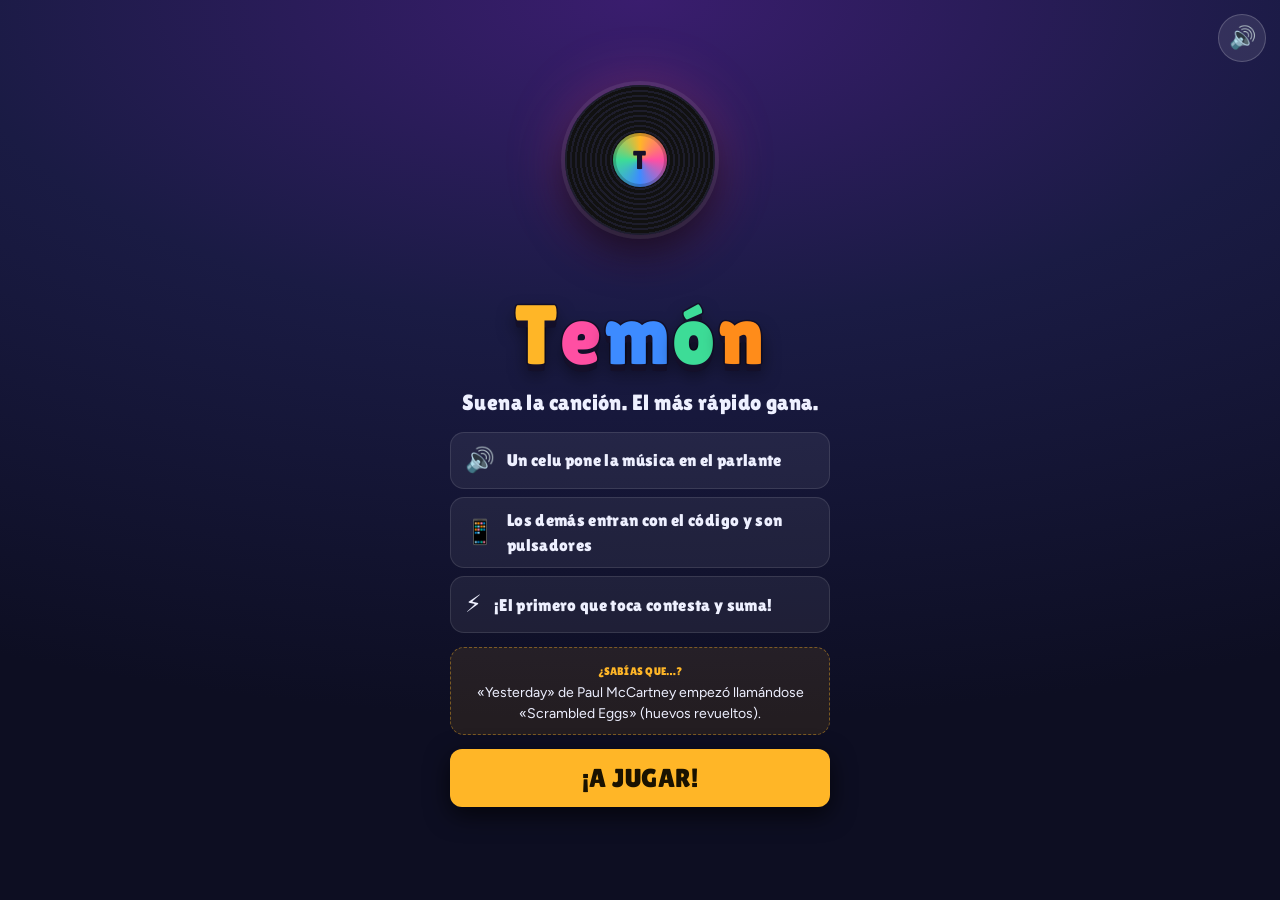
<file: index.html>
<!doctype html>
<html lang="es">
<head>
<meta charset="utf-8">
<meta name="viewport" content="width=device-width,initial-scale=1,viewport-fit=cover">
<meta name="theme-color" content="#12142b">
<meta name="description" content="Concurso de adivinar música: un móvil pone la música y los demás son pulsadores.">
<title>Temón</title>
<link rel="manifest" href="manifest.webmanifest">
<link rel="icon" href="icon.svg" type="image/svg+xml">
<link rel="apple-touch-icon" href="icon-192.png">
<link rel="preconnect" href="https://fonts.googleapis.com">
<link rel="stylesheet" href="https://fonts.googleapis.com/css2?family=Bricolage+Grotesque:opsz,wght@12..96,500;12..96,800&family=Lilita+One&family=Figtree:wght@400;600;700&display=swap">
<link rel="stylesheet" href="style.css">
<style>
  body { margin: 0; padding-top: env(safe-area-inset-top, 0px); padding-bottom: env(safe-area-inset-bottom, 0px); }
</style>
</head>
<body>
<!-- Presentación al abrir la app -->
<div id="intro" class="intro" role="dialog" aria-label="Bienvenida a Temón">
  <div class="inotes" aria-hidden="true"></div>
  <button id="introSnd" class="isnd" type="button">🔊</button>
  <div class="icenter">
    <div class="ivinyl" aria-hidden="true"><div class="ilabel">T</div></div>
    <div class="ieq" aria-hidden="true"><i></i><i></i><i></i><i></i><i></i><i></i><i></i></div>
    <h1 class="ititle" aria-label="Temón"><span>T</span><span>e</span><span>m</span><span>ó</span><span>n</span></h1>
    <p class="itag">Suena la canción. El más rápido gana.</p>
    <ol class="isteps">
      <li><b>🔊</b><span>Un celu pone la música en el parlante</span></li>
      <li><b>📱</b><span>Los demás entran con el código y son pulsadores</span></li>
      <li><b>⚡</b><span>¡El primero que toca contesta y suma!</span></li>
    </ol>
    <div class="ifact"><small>¿Sabías que…?</small><p id="introFact"></p></div>
    <button id="introGo" class="primary igo">¡A jugar!</button>
    <p id="introSkip" class="iskip" hidden>Tocá para saltar</p>
  </div>
</div>
<script>
  // Si entrás por el QR de una sala (o en pruebas) no se muestra.
  (function () { var q = new URLSearchParams(location.search); if (q.get("sala") || q.has("broker")) document.getElementById("intro").remove(); })();
</script>
<div class="wrap">
  <header class="brand">
    <div class="disc" aria-hidden="true"></div>
    <div>
      <h1>Temón</h1>
      <p class="muted">Suena la canción, el primero que pulsa contesta.</p>
    </div>
  </header>

  <!-- Inicio -->
  <section id="start" class="panel">
    <label for="name">Tu nombre
      <input id="name" type="text" maxlength="16" autocomplete="nickname" placeholder="Ej. Lucía">
    </label>
    <label for="code">Código de la sala
      <input id="code" class="codein" type="text" maxlength="4" autocomplete="off" autocapitalize="characters" placeholder="ABCD">
    </label>
    <button id="joinPlayer" class="primary">Entrar a jugar</button>
    <p id="startErr" class="err" hidden></p>
    <hr style="border:0;border-top:1px solid var(--line);width:100%;margin:4px 0">
    <p id="shareNote" class="okmsg" hidden>🎶 Recibí una playlist de Spotify. Crea la sala y se usa sola.</p>
    <button id="joinHost">Crear sala (soy el anfitrión)</button>
    <button id="joinSolo" class="solobtn">🤖 Jugar solo contra la compu</button>
    <button id="joinOnline" class="onlinebtn">🌐 Buscar partida online</button>
    <p class="tip">El anfitrión es el móvil conectado al parlante. Crea la sala y los demás entran con el código o escaneando el QR.</p>
  </section>

  <p class="ver" id="appVer">Temón · versión 38</p>

  <!-- Jugador -->
  <section id="player" hidden>
    <div class="wrap" style="padding:0">
      <div id="pDeck" class="small"></div>
      <div class="stage">
        <div id="pMascot" class="mascot" aria-hidden="true"></div>
        <span id="pPill" class="pill">Conectando</span>
        <p id="pBig" class="big">Conectando a la sala…</p>
        <p id="pSmall" class="muted"></p>
        <p id="pTimer" class="timer" hidden></p>
        <p id="pRule" class="rule"></p>
      </div>
      <div id="pReveal" class="reveal" hidden></div>
      <div id="pOpts" class="opts" hidden></div>
      <button id="buzz" class="buzzer" disabled>¡YA!</button>
      <div class="panel yearpick" id="pYear" hidden>
        <p class="eyebrow">¿De qué año es la canción?</p>
        <div class="counter" id="yCounter" aria-live="polite"></div>
        <input id="yRange" type="range" min="1950" max="2026" value="1990" aria-label="Año">
        <div class="row">
          <button id="yMinus10" class="ghost">−10</button><button id="yMinus" class="ghost">−1</button>
          <button id="yPlus" class="ghost">+1</button><button id="yPlus10" class="ghost">+10</button>
        </div>
        <button id="ySend" class="primary">Fijar este año</button>
        <p id="yMsg" class="tip"></p>
      </div>
      <div class="panel final" id="pFinal" hidden><h2>🏆 Podio</h2><div class="podium"></div><ul class="rest"></ul></div>
      <div class="panel" id="pResults" hidden><h2 id="pResTitle">Resultados</h2><ul class="scores" id="pResList"></ul></div>
      <button id="retry" class="ghost" hidden>Volver a conectar</button>
      <button id="leavePlayer" class="ghost">Cambiar de sala o de nombre</button>
      <div class="panel">
        <h2>Marcador</h2>
        <ul id="pScores" class="scores"></ul>
      </div>
    </div>
  </section>

  <!-- Anfitrión -->
  <section id="host" hidden>
    <div class="wrap" style="padding:0">
      <button type="button" class="roombar" id="roomBar" hidden><span class="rb-code" id="roomBarCode">····</span><span class="rb-n" id="roomBarN"></span><span class="rb-qr">📱 Ver QR</span></button>
      <div class="panel roompanel" id="roomPanel">
        <p class="eyebrow">Código de la sala</p>
        <div class="share">
          <div id="qr" class="qr" aria-label="Código QR para entrar a la sala"></div>
          <div class="info">
            <p id="roomCode" class="code">····</p>
            <p id="joinLink" class="link"></p>
            <button id="copyLink" class="ghost">Copiar enlace</button>
            <button id="speakerBtn" class="ghost">🔊 Conectar parlante</button>
          </div>
        </div>
        <p id="hostErr" class="err" hidden></p>
      </div>

      <div id="hDeck"></div>
      <div id="ytBox" class="ytbox" hidden></div>
      <div class="stage">
        <div id="hMascot" class="mascot" aria-hidden="true"></div>
        <span id="hPill" class="pill">Sala abierta</span>
        <p id="hBig" class="big">Esperando jugadores</p>
        <p id="hSmall" class="muted"></p>
        <p id="hTimer" class="timer" hidden></p>
        <p id="hRule" class="rule"></p>
      </div>
      <div id="botRow" class="botrow" hidden></div>
      <p id="hCut" class="cut" hidden></p>
      <p id="hNext" class="cut next" hidden></p>
      <div class="panel cuecard" id="hCue" hidden>
        <p class="eyebrow">🤫 Solo para tus ojos</p>
        <p class="cueT" id="cueTitle"></p>
        <p class="cueA" id="cueArtist"></p>
        <div class="row" id="cueLinks">
          <a id="cueSp" class="btn ytm" target="_blank" rel="noopener">Abrir en YouTube Music</a>
          <a id="cueYt" class="btn yt" target="_blank" rel="noopener">Abrir en YouTube</a>
        </div>
        <p class="tip" id="cueBack"><strong>Dale play y vuelve a Temón: la ronda arranca sola.</strong></p>
        <p id="cueTip" class="tip"></p>
        <button id="cueGo" class="primary go">▶ Ya suena</button>
        <button id="cueSwap" class="ghost">No la encuentro: otra canción</button>
      </div>
      <div id="hReveal" class="reveal" hidden></div>
      <div id="hOpts" class="opts host" hidden></div>
      <div class="transport" id="transport" hidden>
        <button id="tPlay" type="button" aria-label="Reproducir o pausar"><span class="ic">▶</span><span>Play</span></button>
        <button id="tStop" type="button" aria-label="Parar"><span class="ic">■</span><span>Stop</span></button>
        <button id="tReplay" type="button" aria-label="Repetir"><span class="ic">↺</span><span>Repetir</span></button>
        <button id="tNext" type="button" aria-label="Siguiente canción"><span class="ic">⏭</span><span>Siguiente</span></button>
      </div>
      <button id="revealBtn" class="ghost" hidden>Nadie acierta: mostrar la respuesta</button>

      <div class="panel wizard" id="hRoundPanel">
        <nav class="wzbar" id="wzBar" aria-label="Armar la partida">
          <button type="button" class="wztab" data-step="0"><span>🎵</span>Música</button>
          <button type="button" class="wztab" data-step="1"><span>🎮</span>Modo</button>
          <button type="button" class="wztab" data-step="2"><span>🃏</span>Desafío</button>
          <button type="button" class="wztab" data-step="3"><span>⚔️</span>Rivales</button>
          <button type="button" class="wztab" data-step="4"><span>▶️</span>Play</button>
        </nav>
        <div class="wzstep" data-step="0">
          <h3 class="step"><span>1</span>¿De dónde sale la música?</h3>
          <div class="sources" id="sources"></div>
          <p id="srcTip" class="tip"></p>
          <div id="ytRow" hidden>
            <label class="check" for="ytOn"><input id="ytOn" type="checkbox" checked> ▶️ Que suene dentro de Temón (YouTube)</label>
            <p id="ytNote" class="tip"></p>
          </div>
        </div>
        <div class="wzstep" data-step="1">
          <h3 class="step"><span>2</span>Modo de juego</h3>
          <div class="modes" id="modes"></div>
          <p id="modeTip" class="tip" hidden></p>
        </div>
        <div class="wzstep" data-step="2">
          <h3 class="step"><span>3</span>Elegí el desafío <small class="swipehint">deslizá ↔</small></h3>
          <div class="chdeck" id="chCards"></div>
          <div class="chdots" id="chDots" aria-hidden="true"></div>
          <div class="chdetail" id="chDetail"><span class="ic" id="chDetailIc"></span><div><p class="n" id="chDetailN"></p><p class="d" id="chDetailD"></p></div></div>
          <p class="eyebrow kindslbl">¿Qué hay que adivinar?</p>
          <div class="kinds" id="kinds"></div>
        </div>
        <div class="wzstep" data-step="3">
          <h3 class="step"><span>4</span><b id="vsTitle">Contra quién jugás</b></h3>
          <div class="vs" id="vsBox"></div>
          <p class="tip" id="vsTip"></p>
        </div>
        <div class="wzstep ready" data-step="4">
          <p class="readyq">¿Listos?</p>
          <div class="readyic" id="readyIc">🎵</div>
          <p class="readytxt" id="readyTxt"></p>
          <p class="tip" id="readySub"></p>
          <button type="button" id="playBtn" class="playbtn">▶ PLAY</button>
        </div>
        <div class="wznav">
          <button type="button" id="wzBack" class="ghost">← Atrás</button>
          <button type="button" id="wzNext" class="primary">Siguiente →</button>
        </div>
        <button id="openRound" class="primary go">Abrir ronda</button>
        <p id="manualTip" class="tip">Pon la canción en YouTube Music (o donde quieras) y pulsa “Abrir ronda”. Cuando alguien pulse sonará una bocina: pausa la música y que conteste en voz alta. En modo manual los cortes los haces tú: un pitido doble te avisa cuándo parar.</p>
        <p id="deckTip" class="tip" hidden>Al abrir la ronda te muestro qué canción poner. La buscas, le das play y vuelves a Temón: la ronda arranca sola. Cuando alguien pulse, pausa la música.</p>
        <p id="spTip" class="tip" hidden>Al abrir la ronda suena una canción al azar de tu playlist. Se pausa sola cuando alguien pulsa.</p>
        <p id="roundErr" class="err" hidden></p>
      </div>

      <div class="panel" id="hJudge" hidden>
        <p class="eyebrow">Turno de respuesta</p>
        <ul id="hQueue" class="queue"></ul>
        <div class="row">
          <button id="right" class="ok">Correcto</button>
          <button id="wrong" class="bad">Incorrecto</button>
        </div>
        <button id="skip" class="ghost">Nadie acierta, siguiente canción</button>
      </div>

      <div class="panel" id="hYear" hidden>
        <p class="eyebrow">Año exacto</p>
        <p id="hYearInfo" class="tip"></p>
        <div id="hYearJudge" hidden>
          <label for="yearIn">¿De qué año es la canción?
            <input id="yearIn" type="number" inputmode="numeric" min="1900" max="2030" placeholder="Ej. 1987">
          </label>
          <button id="scoreYear" class="primary" style="margin-top:10px">Puntuar</button>
        </div>
        <button id="closeGuess" class="ghost">Cerrar y ver resultados</button>
      </div>
      <div class="panel final" id="hFinal" hidden><h2>🏆 Podio</h2><div class="podium"></div><ul class="rest"></ul>
        <button id="rematch" class="primary go">🔁 Revancha (nuevo juego)</button></div>
      <div class="panel" id="hResults" hidden><h2 id="hResTitle">Resultados</h2><ul class="scores" id="hResList"></ul></div>

      <div class="panel">
        <h2>Marcador</h2>
        <ul id="hScores" class="scores"></ul>
        <p class="eyebrow">Fin de la partida</p>
        <div class="chips" id="goals"></div>
        <label class="check" for="penalty"><input id="penalty" type="checkbox"> Restar 1 punto por fallo</label>
        <label class="check" for="autoNext"><input id="autoNext" type="checkbox" checked> Pasar sola a la siguiente (30 s por canción)</label>
        <button id="resetScores" class="newgame">🆕 Nuevo juego</button>
        <div id="resetConfirm" class="row" hidden>
          <p class="tip" style="flex-basis:100%">Se borran los puntos, las rondas y las canciones ya jugadas. Los jugadores siguen en la sala.</p>
          <button id="resetYes" class="bad">Sí, empezar de cero</button>
          <button id="resetNo" class="ghost">Cancelar</button>
        </div>
        <button id="closeRoom" class="ghost">Cerrar sala y volver al inicio</button>
        <div id="closeConfirm" class="row" hidden>
          <button id="closeYes" class="bad">Sí, cerrar la sala</button>
          <button id="closeNo" class="ghost">Cancelar</button>
        </div>
      </div>

      <details class="panel" id="spPanel" hidden>
        <summary>Música automática con Spotify (opcional)</summary>
        <div id="spOff">
          <p id="spEasy" class="tip" hidden>Inicia sesión con tu cuenta de Spotify Premium y elige una playlist tuya. La música sonará en la app de Spotify de este móvil.</p>
          <div id="spSetup">
          <ol class="steps">
            <li>Necesitas <strong>Spotify Premium</strong>.</li>
            <li>Entra en <a href="https://developer.spotify.com/dashboard" target="_blank" rel="noopener">developer.spotify.com/dashboard</a> y crea una app (“Create app”).</li>
            <li>En <strong>Redirect URI</strong> pega exactamente: <code id="redirectUri"></code></li>
            <li>Marca <strong>Web API</strong>, guarda y copia el <strong>Client ID</strong> aquí abajo.</li>
          </ol>
          <label for="spClient" style="margin-top:12px">Client ID
            <input id="spClient" type="text" autocomplete="off" spellcheck="false" placeholder="32 letras y números">
          </label>
          </div>
          <button id="spConnect" class="primary" style="margin-top:10px">Conectar Spotify</button>
        </div>
        <div id="spOn" hidden>
          <p class="okmsg" id="spWho">Spotify conectado</p>
          <label for="spPlaylist" style="margin-top:10px">Playlist para el juego
            <select id="spPlaylist"><option value="">Cargando playlists…</option></select>
          </label>
          <p id="spCount" class="tip" style="margin-top:6px"></p>
          <p class="tip" style="margin-top:6px">Ten la app de Spotify abierta en este móvil (con el parlante). Solo salen las playlists que son tuyas o colaborativas.</p>
          <div class="row" style="margin-top:10px">
            <button id="spUse" class="primary">Usar esta playlist</button>
            <button id="spManual" class="ghost">Volver a los mazos de Temón</button>
          </div>
          <div class="linkbox">
            <label for="spLink">¿La playlist no es tuya? Pega su link
              <input id="spLink" type="text" autocomplete="off" spellcheck="false" placeholder="https://open.spotify.com/playlist/…">
            </label>
            <p class="tip">En Spotify: ⋯ → Compartir → Copiar enlace. Funciona con cualquier playlist; Temón la pone en aleatorio y ve qué canción suena.</p>
            <p class="tip">Más fácil en Android: instala Temón (menú ⋮ de Chrome → “Instalar app”) y en Spotify elige Compartir → Temón.</p>
            <button id="spLinkUse" class="primary">Usar este link</button>
          </div>
          <button id="spLogout" class="ghost" style="margin-top:10px">Desconectar Spotify</button>
        </div>
        <p id="spErr" class="err" hidden></p>
      </details>
    </div>
  </section>
</div>

<script src="vendor/paho-mqtt-min.js"></script>
<script src="net.js"></script>
<script src="vendor/qrcode.js"></script>
<script src="spotify.js"></script>
<script src="cassette.js"></script>
<script src="decks.js"></script>
<script src="videos.js"></script>
<script src="yt.js"></script>
<script src="fx.js"></script>
<script src="bots.js"></script>
<script src="app.js"></script>
<script src="intro.js"></script>
<script>
  if ("serviceWorker" in navigator && location.protocol === "https:") navigator.serviceWorker.register("sw.js").catch(() => {});
</script>
</body>
</html>
</file>
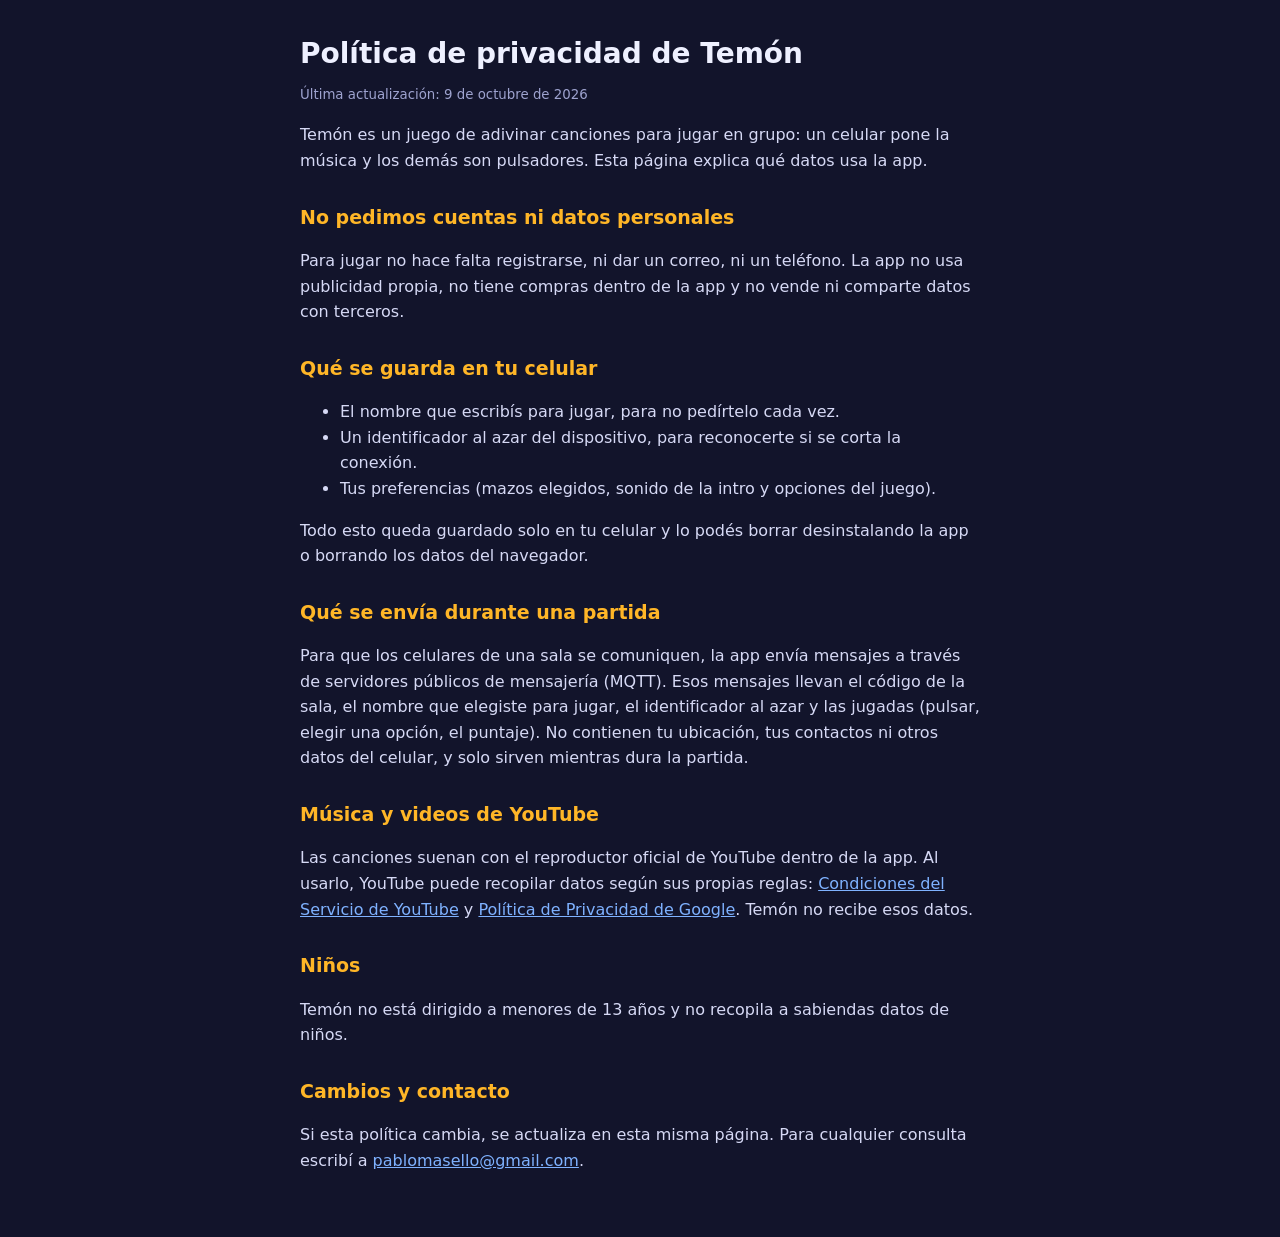
<file: privacidad.html>
<!doctype html>
<html lang="es">
<head>
<meta charset="utf-8">
<meta name="viewport" content="width=device-width,initial-scale=1">
<title>Temón · Política de privacidad</title>
<style>
  body { margin: 0; background: #12142b; color: #eef0ff; font: 16px/1.6 system-ui, -apple-system, "Segoe UI", sans-serif; }
  main { max-width: 680px; margin: 0 auto; padding: 32px 16px 48px; }
  h1 { font-size: 28px; margin: 0 0 4px; } h2 { font-size: 19px; margin: 28px 0 6px; color: #ffb627; }
  p, li { color: #d6d9f5; } a { color: #7fb2ff; } small { color: #9ea3cf; }
</style>
</head>
<body>
<main>
  <h1>Política de privacidad de Temón</h1>
  <small>Última actualización: 9 de octubre de 2026</small>

  <p>Temón es un juego de adivinar canciones para jugar en grupo: un celular pone la música y los demás son pulsadores. Esta página explica qué datos usa la app.</p>

  <h2>No pedimos cuentas ni datos personales</h2>
  <p>Para jugar no hace falta registrarse, ni dar un correo, ni un teléfono. La app no usa publicidad propia, no tiene compras dentro de la app y no vende ni comparte datos con terceros.</p>

  <h2>Qué se guarda en tu celular</h2>
  <ul>
    <li>El nombre que escribís para jugar, para no pedírtelo cada vez.</li>
    <li>Un identificador al azar del dispositivo, para reconocerte si se corta la conexión.</li>
    <li>Tus preferencias (mazos elegidos, sonido de la intro y opciones del juego).</li>
  </ul>
  <p>Todo esto queda guardado solo en tu celular y lo podés borrar desinstalando la app o borrando los datos del navegador.</p>

  <h2>Qué se envía durante una partida</h2>
  <p>Para que los celulares de una sala se comuniquen, la app envía mensajes a través de servidores públicos de mensajería (MQTT). Esos mensajes llevan el código de la sala, el nombre que elegiste para jugar, el identificador al azar y las jugadas (pulsar, elegir una opción, el puntaje). No contienen tu ubicación, tus contactos ni otros datos del celular, y solo sirven mientras dura la partida.</p>

  <h2>Música y videos de YouTube</h2>
  <p>Las canciones suenan con el reproductor oficial de YouTube dentro de la app. Al usarlo, YouTube puede recopilar datos según sus propias reglas: <a href="https://www.youtube.com/t/terms">Condiciones del Servicio de YouTube</a> y <a href="https://policies.google.com/privacy">Política de Privacidad de Google</a>. Temón no recibe esos datos.</p>

  <h2>Niños</h2>
  <p>Temón no está dirigido a menores de 13 años y no recopila a sabiendas datos de niños.</p>

  <h2>Cambios y contacto</h2>
  <p>Si esta política cambia, se actualiza en esta misma página. Para cualquier consulta escribí a <a href="mailto:pablomasello@gmail.com">pablomasello@gmail.com</a>.</p>
</main>
</body>
</html>
</file>
<file: style.css>
/* Layout: one-column "plató de concurso" — the stage (status) above, the big buzzer or host desk below. Single dark stage look, chosen on purpose. */
:root {
  --bg: #12142b;          /* telón azul noche */
  --panel: #1c1f3d;
  --line: #2f3360;
  --fg: #eef0ff;
  --muted: #9ea3cf;
  --amber: #ffb627;       /* luz del pulsador */
  --amber-deep: #c77d00;
  --red: #ff5a4e;
  --green: #3ddc97;
  --display: "Bricolage Grotesque", "Arial Black", system-ui, sans-serif;
  --body: "Figtree", system-ui, -apple-system, "Segoe UI", sans-serif;
  color-scheme: dark;
}
[hidden] { display: none !important; }
html, body { height: 100%; }
body {
  background: radial-gradient(120% 70% at 50% 0%, #23275a 0%, var(--bg) 60%) fixed, var(--bg);
  color: var(--fg);
  font: 16px/1.45 var(--body);
  padding-inline: 16px;
}
.wrap { max-width: 520px; margin: 0 auto; padding-block: 20px 40px; display: flex; flex-direction: column; gap: 18px; min-height: 100%; box-sizing: border-box; }
h1, h2, .display { font-family: var(--display); letter-spacing: -0.01em; text-wrap: balance; margin: 0; }
h1 { font-size: clamp(30px, 8vw, 42px); font-weight: 800; line-height: 1; }
h2 { font-size: 20px; font-weight: 800; }
p { margin: 0; }
.eyebrow { font-size: 12px; text-transform: uppercase; letter-spacing: .12em; color: var(--muted); font-weight: 700; }
.muted { color: var(--muted); }
.brand { display: flex; align-items: center; gap: 12px; }
.disc { width: 44px; height: 44px; border-radius: 50%; flex: none;
  background: radial-gradient(circle, var(--amber) 0 18%, #0b0c1a 19% 22%, #22243f 23% 30%, #0b0c1a 31% 36%, #22243f 37% 46%, #0b0c1a 47% 100%);
  box-shadow: 0 0 0 2px var(--line); animation: spin 6s linear infinite; }
@keyframes spin { to { transform: rotate(360deg); } }
@media (prefers-reduced-motion: reduce) { .disc, .buzzer.live { animation: none !important; } }

.panel { background: var(--panel); border: 1px solid var(--line); border-radius: 16px; padding: 16px; display: flex; flex-direction: column; gap: 12px; }
.row { display: flex; gap: 10px; flex-wrap: wrap; }
.row > * { flex: 1 1 140px; }

button { font: 700 16px/1 var(--body); color: var(--fg); background: var(--line); border: 0; border-radius: 12px; padding: 14px 16px; cursor: pointer; min-height: 48px; }
button:hover:not(:disabled) { filter: brightness(1.15); }
button:focus-visible, input:focus-visible { outline: 3px solid var(--amber); outline-offset: 2px; }
button:disabled { opacity: .45; cursor: not-allowed; }
.primary { background: var(--amber); color: #1a1200; }
.ok { background: var(--green); color: #032015; }
.bad { background: var(--red); color: #2a0300; }
.ghost { background: transparent; border: 1px solid var(--line); color: var(--muted); }
input[type=text] { font: 600 18px var(--body); color: var(--fg); background: #0e1024; border: 1px solid var(--line); border-radius: 12px; padding: 14px; width: 100%; box-sizing: border-box; }
label { display: flex; flex-direction: column; gap: 6px; font-weight: 600; }

.chips { display: flex; gap: 8px; flex-wrap: wrap; }
.chip { flex: 0 0 auto; padding: 10px 14px; min-height: 0; border-radius: 999px; background: transparent; border: 1px solid var(--line); color: var(--muted); font-size: 15px; }
.chip[aria-pressed="true"] { background: var(--fg); color: var(--bg); border-color: var(--fg); }

.stage { text-align: center; display: flex; flex-direction: column; gap: 6px; align-items: center; padding-block: 8px; }
.stage .big { font-family: var(--display); font-weight: 800; font-size: clamp(26px, 7vw, 36px); line-height: 1.05; text-wrap: balance; }
.pill { display: inline-block; padding: 6px 12px; border-radius: 999px; font-weight: 700; font-size: 13px; letter-spacing: .06em; text-transform: uppercase; background: var(--line); color: var(--fg); }
.pill.open { background: var(--amber); color: #1a1200; }
.pill.ans { background: var(--red); color: #2a0300; }
.pill.rev { background: var(--green); color: #032015; }

.buzzer { align-self: center; width: min(72vw, 300px); aspect-ratio: 1; max-width: 100%; border-radius: 50%;
  font: 800 clamp(26px, 8vw, 40px)/1 var(--display); color: #2a1a00;
  background: radial-gradient(circle at 35% 30%, #ffe08a, var(--amber) 45%, var(--amber-deep) 100%);
  box-shadow: 0 14px 0 #7a4c00, 0 20px 40px rgba(0,0,0,.5), inset 0 -8px 20px rgba(0,0,0,.2);
  transition: transform .06s, box-shadow .06s; touch-action: manipulation; -webkit-user-select: none; user-select: none; }
.buzzer:active:not(:disabled), .buzzer.pressed { transform: translateY(10px); box-shadow: 0 4px 0 #7a4c00, 0 8px 20px rgba(0,0,0,.5); }
.buzzer:disabled { filter: grayscale(.85) brightness(.6); opacity: 1; }
.buzzer.live { animation: glow 1.2s ease-in-out infinite; }
@keyframes glow { 50% { box-shadow: 0 14px 0 #7a4c00, 0 0 60px rgba(255,182,39,.55), inset 0 -8px 20px rgba(0,0,0,.2); } }

.scores { list-style: none; margin: 0; padding: 0; display: flex; flex-direction: column; gap: 6px; }
.scores li { display: grid; grid-template-columns: 28px 1fr auto; gap: 10px; align-items: center; padding: 10px 12px; border-radius: 10px; background: #15183a; }
.scores li.me { outline: 2px solid var(--amber); }
.scores .pos { color: var(--muted); font-variant-numeric: tabular-nums; font-weight: 700; }
.scores .name { min-width: 0; overflow-wrap: anywhere; font-weight: 600; }
.scores .pts { font: 800 20px var(--display); font-variant-numeric: tabular-nums; }
.queue { list-style: none; margin: 0; padding: 0; display: flex; flex-direction: column; gap: 6px; }
.queue li { padding: 12px; border-radius: 10px; background: #15183a; font-weight: 700; display: flex; justify-content: space-between; gap: 8px; }
.queue li:first-child { background: var(--red); color: #2a0300; font-size: 20px; }
.notice { border: 1px dashed var(--line); border-radius: 12px; padding: 12px 14px; color: var(--muted); font-size: 14px; }
.notice strong { color: var(--fg); }
.tip { font-size: 14px; color: var(--muted); }
.check { flex-direction: row; align-items: center; gap: 10px; font-weight: 600; }
.check input { width: 22px; height: 22px; accent-color: var(--amber); }

/* ---- Versión web ---- */
html { background: var(--bg); }
.code { font: 800 clamp(40px, 14vw, 64px)/1 var(--display); letter-spacing: .12em; text-align: center; font-variant-numeric: tabular-nums; }
.share { display: grid; grid-template-columns: auto 1fr; gap: 16px; align-items: center; }
.share .qr { background: #fff; padding: 8px; border-radius: 10px; width: 132px; height: 132px; box-sizing: border-box; }
.share .qr img, .share .qr svg { width: 100%; height: 100%; display: block; }
.share .info { min-width: 0; display: flex; flex-direction: column; gap: 8px; }
.link { font-size: 13px; color: var(--muted); overflow-wrap: anywhere; }
@media (max-width: 380px) { .share { grid-template-columns: 1fr; justify-items: center; text-align: center; } }
input.codein { text-transform: uppercase; letter-spacing: .3em; text-align: center; font: 800 26px var(--display); }
select { font: 600 16px var(--body); color: var(--fg); background: #0e1024; border: 1px solid var(--line); border-radius: 12px; padding: 12px; width: 100%; }
details summary { cursor: pointer; font-weight: 700; }
details[open] summary { margin-bottom: 10px; }
ol.steps { margin: 0; padding-left: 20px; display: flex; flex-direction: column; gap: 6px; font-size: 14px; color: var(--muted); }
ol.steps strong, .tip strong { color: var(--fg); }
code { font-size: 13px; background: #0e1024; padding: 2px 6px; border-radius: 6px; overflow-wrap: anywhere; }
.reveal { text-align: center; display: flex; flex-direction: column; gap: 4px; align-items: center; }
.reveal img { width: 160px; height: 160px; border-radius: 10px; object-fit: cover; box-shadow: 0 10px 30px rgba(0,0,0,.4); }
.reveal .t { font: 800 22px/1.15 var(--display); text-wrap: balance; }
.err { color: var(--red); font-weight: 600; font-size: 14px; }
.okmsg { color: var(--green); font-weight: 600; font-size: 14px; }
.sublabel { font-size: 14px; font-weight: 600; color: var(--muted); margin-bottom: -4px; }
.timer { font: 800 44px/1 var(--display); font-variant-numeric: tabular-nums; color: var(--amber); }
.timer.low { color: var(--red); }

/* ---- Cassette ---- */
.deck { width: 100%; max-width: 320px; margin: 0 auto; perspective: 600px; }
.deck svg { width: 100%; height: auto; display: block; overflow: visible; filter: drop-shadow(0 14px 22px rgba(0,0,0,.45)); }
.deck .shell { fill: #262a4f; stroke: #3b4078; stroke-width: 2; }
.deck .screw { fill: #151833; stroke: #4a508c; stroke-width: 1.5; }
.deck .label { fill: var(--amber); transition: fill .3s; }
.deck .label-title { font: 800 19px var(--display); fill: #16120a; }
.deck .label-sub { font: 700 11.5px var(--body); fill: rgba(22,18,10,.75); letter-spacing: .02em; }
.deck .label-side { font: 800 20px var(--display); fill: rgba(22,18,10,.55); }
.deck .window-rim { fill: rgba(0,0,0,.22); }
.deck .window { fill: #0d0e1f; }
.deck .tape-wound { fill: #4a2f1c; stroke: #2b1a0e; stroke-width: 1; transition: r .25s linear; }
.deck .tape-line { stroke: #4a2f1c; stroke-width: 3; }
.deck .hub { fill: #e9e6dc; }
.deck .tooth, .deck .spoke { fill: #e9e6dc; }
.deck .hub-hole { fill: #0d0e1f; }
.deck .mouth { fill: #1d2042; stroke: #3b4078; stroke-width: 2; }
.deck .hole { fill: #0d0e1f; }
.deck .reel { transform-box: fill-box; transform-origin: center; animation: reelspin 1.4s linear infinite; animation-play-state: paused; }
.deck.playing .reel { animation-play-state: running; }
@keyframes reelspin { to { transform: rotate(-360deg); } }
.deck.inserting svg { animation: insert .75s cubic-bezier(.2,.9,.25,1.15) both; }
@keyframes insert { 0% { transform: translateY(-70px) rotateX(35deg); opacity: 0; } 70% { transform: translateY(5px) rotateX(0); opacity: 1; } 100% { transform: none; } }
.deck.flipping .label-g { transform-box: fill-box; transform-origin: center; animation: labelflip .45s ease-out; }
@keyframes labelflip { 0% { transform: scaleY(1); } 45% { transform: scaleY(.05); } 100% { transform: scaleY(1); } }
.deck.small { max-width: 220px; }
@media (prefers-reduced-motion: reduce) { .deck .reel, .deck.inserting svg, .deck.flipping .label-g { animation: none !important; } }

/* ---- Menú de desafíos: tarjetas tipo app ---- */
.step { display: flex; align-items: center; gap: 10px; font: 800 18px var(--display); margin-top: 6px; }
.step span { width: 28px; height: 28px; border-radius: 50%; display: grid; place-items: center; font-size: 15px; background: linear-gradient(135deg, #ffb627, #ff4fa3); color: #14102a; }
.chcards { display: grid; grid-template-columns: repeat(2, minmax(0, 1fr)); gap: 12px; }
.chcard { --c: var(--amber); position: relative; text-align: left; display: flex; flex-direction: column; align-items: flex-start; gap: 4px; padding: 14px 12px 12px; min-height: 150px; border-radius: 20px;
  color: #14102a; overflow: hidden; isolation: isolate;
  background: radial-gradient(120% 80% at 100% 0%, rgba(255,255,255,.45), transparent 55%), linear-gradient(150deg, var(--c), color-mix(in srgb, var(--c) 62%, #2a1060));
  box-shadow: 0 6px 0 color-mix(in srgb, var(--c) 45%, #0b0c1a), 0 12px 24px rgba(0,0,0,.35); transition: transform .15s cubic-bezier(.3,1.6,.5,1), box-shadow .15s, filter .2s; }
.chcard::after { content: ""; position: absolute; z-index: -1; right: -26px; bottom: -26px; width: 90px; height: 90px; border-radius: 50%; background: rgba(255,255,255,.18); }
.chcard .ic { font-size: 34px; line-height: 1; filter: drop-shadow(0 3px 0 rgba(0,0,0,.2)); }
.chcard .n { font: 800 17px/1.1 var(--display); margin-top: 4px; }
.chcard .d { font: 600 12.5px/1.3 var(--body); color: rgba(20,16,42,.78); }
.chcard .bdg { display: flex; flex-wrap: wrap; gap: 4px; margin-top: auto; padding-top: 6px; }
.chcard .bdg span { font: 800 11px var(--body); padding: 3px 8px; border-radius: 999px; background: rgba(20,16,42,.82); color: #fff; letter-spacing: .02em; }
.chcard .check, .mode .check { position: absolute; top: 10px; right: 10px; width: 26px; height: 26px; border-radius: 50%; display: grid; place-items: center;
  background: #fff; color: #14102a; font: 900 15px var(--body); transform: scale(0); transition: transform .2s cubic-bezier(.3,1.8,.5,1); box-shadow: 0 2px 6px rgba(0,0,0,.3); }
.chcards:has([aria-pressed="true"]) .chcard:not([aria-pressed="true"]) { filter: saturate(.7) brightness(.86); }
.chcard[aria-pressed="true"] { transform: translateY(-3px) scale(1.02); box-shadow: 0 0 0 3px #fff, 0 9px 0 color-mix(in srgb, var(--c) 45%, #0b0c1a), 0 16px 30px rgba(0,0,0,.45); }
.chcard[aria-pressed="true"] .check, .mode[aria-pressed="true"] .check { transform: scale(1); }
.chcard[aria-pressed="true"] .ic { animation: wiggle 1.6s ease-in-out infinite; }
.chcard.pop { animation: cardpop .35s cubic-bezier(.3,1.6,.5,1); }
.chcard:hover:not(:disabled) { filter: none; }
.chcard.wide { grid-column: 1 / -1; min-height: 0; display: grid; grid-template-columns: auto 1fr; column-gap: 12px; align-items: center; }
.chcard.rainbow { background: conic-gradient(from 0deg at 92% 50%, #ffb627, #ff4fa3, #b48cff, #4fd1ff, #3ddc97, #ffb627); }
.chcard.wide .ic { grid-row: 1 / 4; font-size: 40px; }
.chcard.wide .n, .chcard.wide .d, .chcard.wide .bdg { grid-column: 2; }
.chcard.rainbow[aria-pressed="true"] .ic { animation: spin 3s linear infinite; }
@keyframes wiggle { 0%, 100% { transform: rotate(0); } 10% { transform: rotate(-12deg) scale(1.1); } 20% { transform: rotate(10deg) scale(1.1); } 30% { transform: rotate(0); } }
@keyframes cardpop { 0% { transform: scale(.94); } 100% { transform: translateY(-3px) scale(1.02); } }
.chdetail { --c: var(--amber); display: flex; gap: 12px; align-items: center; padding: 12px 14px; border-radius: 16px; background: color-mix(in srgb, var(--c) 14%, #15183a); border: 1px solid color-mix(in srgb, var(--c) 50%, transparent); }
.chdetail .ic { font-size: 28px; }
.chdetail .n { font: 800 15px var(--display); color: var(--c); }
.chdetail .d { font-size: 14px; color: var(--fg); }

.modes { display: grid; grid-template-columns: repeat(2, minmax(0, 1fr)); gap: 12px; }
.mode { position: relative; text-align: left; display: flex; flex-direction: column; gap: 4px; padding: 14px 12px; min-height: 0; border-radius: 20px; background: #15183a; border: 2px solid var(--line); transition: transform .15s; }
.mode .mi { font-size: 28px; line-height: 1; }
.mode .n { font: 800 18px var(--display); color: var(--fg); }
.mode .d { font: 500 12.5px/1.3 var(--body); color: var(--muted); }
.mode.m-normal { --c: #3d8bff; } .mode.m-pro { --c: #ff4fa3; }
.mode[aria-pressed="true"] { border-color: transparent; background: linear-gradient(150deg, var(--c), color-mix(in srgb, var(--c) 60%, #2a1060)); transform: translateY(-2px); box-shadow: 0 0 0 3px #fff, 0 6px 0 color-mix(in srgb, var(--c) 45%, #000); }
.mode[aria-pressed="true"] .d { color: rgba(255,255,255,.9); }

.kinds { display: grid; grid-template-columns: repeat(4, minmax(0, 1fr)); gap: 8px; }
.kind { --k: #3d8bff; display: flex; flex-direction: column; align-items: center; gap: 2px; padding: 10px 4px 8px; min-height: 0; border-radius: 16px; background: #15183a; border: 2px solid var(--line); transition: transform .15s; }
.kind .km { width: 44px; height: 44px; }
.kind .km svg { width: 100%; height: 100%; display: block; }
.kind .kn { font: 800 13px var(--display); color: var(--fg); }
.kind .kp { font: 700 11px var(--body); color: var(--muted); }
.kind[aria-pressed="true"] { background: var(--k); border-color: #fff; transform: translateY(-2px); box-shadow: 0 5px 0 color-mix(in srgb, var(--k) 45%, #000); }
.kind[aria-pressed="true"] .kn, .kind[aria-pressed="true"] .kp { color: #fff; }
.kind[aria-pressed="true"] .km svg { animation: bob 1.1s ease-in-out infinite; transform-origin: 50% 100%; }

button.go { font: 800 20px var(--display); padding: 18px; border-radius: 18px; color: #14102a; background: linear-gradient(135deg, #ffd23f, #ffb627 40%, #ff8c1a);
  box-shadow: 0 6px 0 #b35c00, 0 14px 28px rgba(255,140,26,.35); animation: gopulse 2.2s ease-in-out infinite; }
button.go:active:not(:disabled) { transform: translateY(4px); box-shadow: 0 2px 0 #b35c00; }
@keyframes gopulse { 50% { box-shadow: 0 6px 0 #b35c00, 0 14px 40px rgba(255,182,39,.65); } }
@media (prefers-reduced-motion: reduce) { .chcard, .chcard .ic, .kind .km svg, button.go { animation: none !important; } }
.rule { font-size: 14px; color: var(--muted); text-align: center; text-wrap: balance; }

/* ---- Año exacto: contador de pletina ---- */
.counter { display: flex; justify-content: center; gap: 6px; }
.counter .dig { width: 54px; height: 76px; display: grid; place-items: center; border-radius: 8px;
  font: 800 48px/1 var(--display); font-variant-numeric: tabular-nums; color: #f4f1e6;
  background: linear-gradient(#0b0c1a 0 48%, #1b1e3c 52% 100%); box-shadow: inset 0 0 0 2px #3b4078, inset 0 -3px 0 rgba(0,0,0,.4); }
.counter .dig.bump { animation: roll .18s ease-out; }
@keyframes roll { from { transform: translateY(-10px); opacity: .3; } to { transform: none; opacity: 1; } }
.yearpick input[type=range] { width: 100%; accent-color: var(--amber); }
.yearpick .row > * { flex: 1 1 60px; }
.bigyear { font: 800 56px/1 var(--display); color: var(--amber); text-align: center; font-variant-numeric: tabular-nums; }
@media (prefers-reduced-motion: reduce) { .counter .dig.bump { animation: none; } }

/* ---- Estilo concurso: personajes, opciones, efectos ---- */
.stage { position: relative; isolation: isolate; }
.stage::before { content: ""; position: absolute; z-index: -1; left: 50%; top: 40px; width: 360px; height: 360px; translate: -50% -50%; border-radius: 50%;
  background: repeating-conic-gradient(rgba(255,255,255,.06) 0 10deg, transparent 10deg 20deg);
  mask: radial-gradient(circle, #000 30%, transparent 70%); -webkit-mask: radial-gradient(circle, #000 30%, transparent 70%); animation: spin 40s linear infinite; pointer-events: none; }
.mascot { width: 92px; height: 92px; }
.mascot svg { width: 100%; height: 100%; display: block; filter: drop-shadow(0 6px 0 rgba(0,0,0,.25)); }
.mascot.bounce svg { animation: bob 1.1s ease-in-out infinite; transform-origin: 50% 100%; }
@keyframes bob { 0%, 100% { transform: translateY(0) scale(1, 1); } 40% { transform: translateY(-8px) scale(.97, 1.04); } 55% { transform: translateY(0) scale(1.05, .95); } }


.opts { display: flex; flex-direction: column; gap: 10px; }
.opt { --o: #3d8bff; display: grid; grid-template-columns: 40px 1fr; grid-template-rows: auto auto; column-gap: 12px; align-items: center; text-align: left;
  padding: 12px 14px; min-height: 64px; border-radius: 16px; color: #fff; background: var(--o);
  box-shadow: 0 6px 0 color-mix(in srgb, var(--o) 55%, #000); transition: transform .08s, box-shadow .08s, opacity .2s; }
.opt.c1 { --o: #ff4fa3; } .opt.c2 { --o: #22b35e; } .opt.c3 { --o: #ff8c1a; }
.opt .ol { grid-row: 1 / 3; width: 40px; height: 40px; border-radius: 50%; background: #fff; color: var(--o); display: grid; place-items: center; font: 800 20px var(--display); }
.opt .ot { font: 800 18px/1.2 var(--display); overflow-wrap: anywhere; text-shadow: 0 2px 0 rgba(0,0,0,.18); }
.opt .ow { font: 600 12px var(--body); opacity: .9; }
.opt .ow:empty { display: none; }
.opt:active:not(:disabled) { transform: translateY(5px); box-shadow: 0 1px 0 color-mix(in srgb, var(--o) 55%, #000); }
.opt:disabled { opacity: 1; cursor: default; }
.opt.mine { outline: 4px solid #fff; outline-offset: 2px; }
.opt.wrong { --o: #e5383b; animation: nope .4s; }
.opt.wrong .ol::before { content: "✗"; } .opt.wrong .ol { font-size: 0; } .opt.wrong .ol::before { font-size: 22px; }
.opt.right { --o: #16c172; animation: yes .6s; }
.opt.right .ol { font-size: 0; } .opt.right .ol::before { content: "✓"; font-size: 24px; }
.opt.dim:not(.wrong) { opacity: .4; }
.opts.host .opt { min-height: 52px; }
@keyframes nope { 20%, 60% { transform: translateX(-8px); } 40%, 80% { transform: translateX(8px); } }
@keyframes yes { 40% { transform: scale(1.05); } }

.transport { display: grid; grid-template-columns: repeat(4, 1fr); gap: 8px; }
.transport button { display: flex; flex-direction: column; align-items: center; gap: 4px; padding: 10px 4px; border-radius: 14px; background: #262a4f; font-size: 13px; box-shadow: 0 4px 0 #0b0c1a; }
.transport .ic { font-size: 22px; line-height: 1; }
.transport #tPlay { background: var(--amber); color: #1a1200; }
.transport #tPlay.on { background: #fff; color: #12142b; }
.transport #tNext { background: #3d8bff; color: #fff; }

.fx { position: fixed; inset: 0; z-index: 50; pointer-events: none; }
.fx.confetti i { position: absolute; width: 9px; height: 14px; border-radius: 2px; }
.fx.banner { display: grid; place-items: center; padding: 16px; }
.fx.banner .bcard { --b: #22c55e; background: #fff8ec; color: #14102a; border: 5px solid var(--b); border-radius: 26px; padding: 18px 26px 22px; text-align: center;
  box-shadow: 0 10px 0 color-mix(in srgb, var(--b) 60%, #000), 0 30px 60px rgba(0,0,0,.5); max-width: 320px; animation: popin .45s cubic-bezier(.2,1.6,.4,1) both; }
.fx.banner .bm { width: 110px; height: 110px; margin: -70px auto 4px; }
.fx.banner .bm svg { width: 100%; height: 100%; }
.fx.banner .bt { font: 800 30px/1.05 var(--display); color: var(--b); text-wrap: balance; }
.fx.banner .bs { font: 700 16px var(--body); margin-top: 6px; color: #3a3560; }
.fx.out { animation: fadeout .3s forwards; }
@keyframes popin { from { transform: scale(.3) rotate(-8deg); opacity: 0; } to { transform: none; opacity: 1; } }
@keyframes fadeout { to { opacity: 0; } }
.fx.wheel { pointer-events: auto; background: rgba(10,10,30,.78); display: grid; place-items: center; padding: 16px; }
.fx.wheel .wbox { display: flex; flex-direction: column; align-items: center; gap: 14px; }
.fx.wheel .wtitle { font: 800 26px var(--display); color: #fff; }
.fx.wheel .wwrap { position: relative; width: min(84vw, 320px); }
.fx.wheel .wsvg { width: 100%; height: auto; display: block; filter: drop-shadow(0 12px 0 rgba(0,0,0,.35)); }
.fx.wheel .wpin { position: absolute; left: 50%; top: -6px; translate: -50% 0; z-index: 1; width: 0; height: 0;
  border-left: 16px solid transparent; border-right: 16px solid transparent; border-top: 30px solid #fff; filter: drop-shadow(0 3px 0 #14102a); }
.fx.wheel .wl { font: 800 12px var(--display); fill: #14102a; }
.fx.wheel .wres { font: 800 30px var(--display); min-height: 36px; text-align: center; }
@media (prefers-reduced-motion: reduce) { .stage::before, .mascot.bounce svg, .opt.wrong, .opt.right, .fx.banner .bcard { animation: none !important; } }
.opt:has(.ow:empty) .ot { grid-row: 1 / 3; }
.linkbox { margin-top: 14px; padding-top: 14px; border-top: 1px solid var(--line); display: flex; flex-direction: column; gap: 8px; }

/* ---- Fuente de música y canción secreta ---- */
.sources { display: grid; grid-template-columns: repeat(2, minmax(0, 1fr)); gap: 10px; }
.src { --c: var(--amber); position: relative; text-align: left; display: grid; grid-template-columns: auto 1fr; column-gap: 10px; align-items: center; padding: 12px; min-height: 0; border-radius: 16px; background: #15183a; border: 2px solid var(--line); transition: transform .15s; }
.src .ic { grid-row: 1 / 3; font-size: 26px; }
.src .n { font: 800 15px/1.15 var(--display); color: var(--fg); }
.src .d { font: 600 12px var(--body); color: var(--muted); }
.src .check { position: absolute; top: 8px; right: 8px; width: 22px; height: 22px; border-radius: 50%; display: grid; place-items: center; background: #fff; color: #14102a; font: 900 13px var(--body); transform: scale(0); transition: transform .2s cubic-bezier(.3,1.8,.5,1); }
.src[aria-pressed="true"] { background: linear-gradient(150deg, var(--c), color-mix(in srgb, var(--c) 60%, #2a1060)); border-color: #fff; transform: translateY(-2px); box-shadow: 0 5px 0 color-mix(in srgb, var(--c) 45%, #000); }
.src[aria-pressed="true"] .n, .src[aria-pressed="true"] .d { color: #14102a; }
.src[aria-pressed="true"] .check { transform: scale(1); }
.cuecard { border: 3px dashed var(--amber); background: radial-gradient(120% 80% at 0% 0%, rgba(255,182,39,.18), transparent 60%), var(--panel); text-align: center; }
.cuecard .cueT { font: 800 clamp(26px, 7vw, 34px)/1.05 var(--display); text-wrap: balance; }
.cuecard .cueA { font: 700 18px var(--body); color: var(--amber); }
a.btn { display: flex; align-items: center; justify-content: center; min-height: 48px; border-radius: 12px; font: 800 15px var(--body); text-decoration: none; padding: 0 12px; }
a.btn.sp { background: #1ed760; color: #04190b; }
a.btn.yt { background: #ff2a2a; color: #fff; }
.cut { text-align: center; font: 800 26px var(--display); color: #14102a; background: var(--amber); border-radius: 14px; padding: 10px; animation: glow 1s ease-in-out infinite; }

/* ---- Podio ---- */
.final { text-align: center; background: radial-gradient(120% 80% at 50% 0%, rgba(255,182,39,.22), transparent 60%), var(--panel); }
.podium { display: flex; justify-content: center; align-items: flex-end; gap: 8px; min-height: 230px; }
.pcol { flex: 1 1 0; max-width: 120px; display: flex; flex-direction: column; align-items: center; gap: 4px; min-width: 0; }
.pcol .medal { font-size: 34px; animation: bob 1.4s ease-in-out infinite; }
.pcol .pn { font: 800 15px/1.1 var(--display); overflow-wrap: anywhere; }
.pcol .pp { font: 700 13px var(--body); color: var(--muted); }
.pcol .bar { width: 100%; display: grid; place-items: start center; padding-top: 8px; font: 800 30px var(--display); color: rgba(20,16,42,.55); border-radius: 12px 12px 4px 4px; box-shadow: 0 5px 0 rgba(0,0,0,.3); }
.pcol.p1 .bar { height: 120px; background: linear-gradient(#ffd23f, #ffb627); }
.pcol.p2 .bar { height: 84px; background: linear-gradient(#eef0ff, #b8bde0); }
.pcol.p3 .bar { height: 60px; background: linear-gradient(#ffb27a, #d9773b); }
.pcol.me .pn { color: var(--amber); }
.final .rest { list-style: none; padding: 0; margin: 0; color: var(--muted); font-weight: 600; }
.ytbox { position: relative; width: 100%; max-width: 360px; margin: 0 auto; aspect-ratio: 16 / 9; border-radius: 14px; overflow: hidden; background: #000; box-shadow: 0 10px 24px rgba(0,0,0,.45); }
.ytbox iframe { width: 100%; height: 100%; display: block; border: 0; }
a.btn.ytm { background: #fff; color: #ff0033; }

/* ---------- Presentación ---------- */
.intro { position: fixed; inset: 0; z-index: 100; overflow: hidden; display: grid; place-items: center; padding: 24px 18px calc(24px + env(safe-area-inset-bottom, 0px));
  background: radial-gradient(120% 80% at 50% 0%, #3a1d6e 0%, #1a1b44 45%, #0d0e22 100%); transition: opacity .5s, transform .5s; }
.intro.out { opacity: 0; transform: scale(1.08); pointer-events: none; }
.inotes span { position: absolute; bottom: -40px; opacity: 0; animation: floatup linear infinite; text-shadow: 0 0 12px currentColor; }
@keyframes floatup { 0% { transform: translateY(0) rotate(-10deg); opacity: 0; } 10% { opacity: .8; } 90% { opacity: .6; } 100% { transform: translateY(-110vh) rotate(20deg); opacity: 0; } }
.icenter { position: relative; width: min(100%, 380px); display: flex; flex-direction: column; align-items: center; gap: 14px; text-align: center; }
.ivinyl { width: 150px; height: 150px; border-radius: 50%; display: grid; place-items: center; animation: vin-in .9s cubic-bezier(.2,1.4,.4,1) both, spin 3.2s linear .9s infinite;
  background: repeating-radial-gradient(circle, #111 0 3px, #1d1d2b 3px 5px); box-shadow: 0 0 0 4px #ffffff14, 0 18px 40px #000a, 0 0 60px #ff4fa355; }
.ilabel { width: 54px; height: 54px; border-radius: 50%; display: grid; place-items: center; font: 800 26px var(--display); color: #14102a;
  background: conic-gradient(var(--amber), #ff4fa3, #3d8bff, #3ddc97, var(--amber)); box-shadow: inset 0 0 0 3px #0003; }
@keyframes vin-in { from { transform: translateY(-60px) scale(.3) rotate(-180deg); opacity: 0; } }
.ieq { display: flex; gap: 5px; align-items: flex-end; height: 34px; }
.ieq i { width: 8px; border-radius: 4px; background: linear-gradient(var(--amber), #ff4fa3); animation: eq .9s ease-in-out infinite alternate; }
.ieq i:nth-child(2n) { animation-duration: .6s; } .ieq i:nth-child(3n) { animation-duration: 1.1s; } .ieq i:nth-child(4) { animation-delay: -.3s; } .ieq i:nth-child(6) { animation-delay: -.5s; }
@keyframes eq { from { height: 6px; } to { height: 34px; } }
.ititle { font-size: clamp(56px, 18vw, 84px); line-height: .9; display: flex; gap: 2px; }
.ititle span { display: inline-block; animation: drop .7s cubic-bezier(.2,1.6,.4,1) both; text-shadow: 0 6px 0 #0006; }
.ititle span:nth-child(1) { color: var(--amber); animation-delay: .35s; } .ititle span:nth-child(2) { color: #ff4fa3; animation-delay: .45s; }
.ititle span:nth-child(3) { color: #3d8bff; animation-delay: .55s; } .ititle span:nth-child(4) { color: #3ddc97; animation-delay: .65s; } .ititle span:nth-child(5) { color: #ff8c1a; animation-delay: .75s; }
@keyframes drop { from { transform: translateY(-120px) scale(.5); opacity: 0; } }
.itag { font-weight: 700; font-size: 18px; animation: fadeup .5s 1s both; }
.isteps { list-style: none; margin: 0; padding: 0; width: 100%; display: flex; flex-direction: column; gap: 8px; }
.isteps li { display: flex; align-items: center; gap: 12px; text-align: left; padding: 10px 14px; border-radius: 14px; background: #ffffff10; border: 1px solid #ffffff1c; animation: fadeup .5s both; }
.isteps li:nth-child(1) { animation-delay: 1.2s; } .isteps li:nth-child(2) { animation-delay: 1.4s; } .isteps li:nth-child(3) { animation-delay: 1.6s; }
.isteps b { font-size: 24px; }
.ifact { width: 100%; padding: 10px 14px; border-radius: 14px; background: #ffb62718; border: 1px dashed #ffb62766; animation: fadeup .5s 1.9s both; }
.ifact small { color: var(--amber); font-weight: 700; text-transform: uppercase; letter-spacing: .1em; font-size: 11px; }
.ifact p { font-size: 14px; margin-top: 2px; }
.igo { width: 100%; font-size: 20px; padding: 16px; animation: fadeup .5s 2.1s both, pulse 1.6s 2.6s ease-in-out infinite; }
@keyframes pulse { 50% { transform: scale(1.04); } }
@keyframes fadeup { from { transform: translateY(16px); opacity: 0; } }
.iskip { font-size: 13px; color: var(--muted); }
/* Las siguientes veces, todo más rápido. */
.intro.quick .ivinyl, .intro.quick .ititle span, .intro.quick .itag, .intro.quick .isteps li, .intro.quick .ifact, .intro.quick .igo { animation-duration: .35s; animation-delay: 0s; }
.intro.quick .ivinyl { animation: vin-in .5s both, spin 3.2s linear .5s infinite; }
.intro.quick .igo { animation: none; }
@media (prefers-reduced-motion: reduce) { .intro *, .intro .inotes span { animation: none !important; } .inotes { display: none; } }
@media (max-height: 640px) { .ivinyl { width: 100px; height: 100px; } .isteps li { padding: 7px 12px; } .ifact { display: none; } }
/* Letra de juego para la presentación. */
.intro { --fun: "Lilita One", "Arial Rounded MT Bold", "Arial Black", system-ui, sans-serif; }
.ititle, .ilabel { font-family: var(--fun); font-weight: 400; letter-spacing: .01em; }
.ititle span { -webkit-text-stroke: 3px #14102a; paint-order: stroke fill; text-shadow: 0 7px 0 #14102a, 0 10px 18px #0008; }
.itag, .igo, .isteps span, .ifact small { font-family: var(--fun); font-weight: 400; letter-spacing: .02em; }
.itag { font-size: 22px; }
.isteps span { font-size: 17px; }
.igo { font-size: 26px; text-transform: uppercase; }
.intro, .intro * { box-sizing: border-box; }
.isnd { position: absolute; top: calc(14px + env(safe-area-inset-top, 0px)); right: 14px; z-index: 2; width: 48px; height: 48px; min-height: 0; padding: 0; border-radius: 50%; font-size: 22px; background: #ffffff18; border: 1px solid #ffffff30; }
/* Pantallas bajas (compu, celu acostado): se puede bajar y el botón queda siempre a la vista. */
.intro { overflow-x: hidden; overflow-y: auto; -webkit-overflow-scrolling: touch; overscroll-behavior: contain; place-items: start center; }
.intro .icenter { margin: auto 0; min-height: 100%; justify-content: center; padding-bottom: 8px; }
.inotes { position: fixed; inset: 0; pointer-events: none; }
.igo { position: sticky; bottom: 8px; z-index: 1; box-shadow: 0 8px 24px #000a; }
@media (max-height: 760px) { .ivinyl { width: 110px; height: 110px; } .ilabel { width: 42px; height: 42px; font-size: 20px; } .ititle { font-size: clamp(48px, 14vw, 68px); } .icenter { gap: 10px; } .isteps li { padding: 7px 12px; } }
@media (max-height: 560px) { .ieq, .ifact { display: none; } .ivinyl { width: 80px; height: 80px; } }
.newgame { background: linear-gradient(135deg, #3d8bff, #ff4fa3); color: #fff; border: 0; font-weight: 800; font-size: 17px; }
/* La intro queda quieta: sin pulso en el botón y sin que se mueva lo de atrás. */
html.introOpen, html.introOpen body { overflow: hidden; height: 100%; overscroll-behavior: none; }
.intro { touch-action: pan-y; }
.igo, .intro.quick .igo { animation: fadeup .5s 2.1s both; }
.intro.quick .igo { animation-duration: .35s; animation-delay: 0s; }
@media (max-height: 820px) { .ivinyl { width: 104px; height: 104px; } .ilabel { width: 40px; height: 40px; font-size: 19px; } .ititle { font-size: clamp(46px, 13vw, 64px); } .icenter { gap: 9px; } .isteps li { padding: 7px 12px; } .isteps span { font-size: 15px; } .itag { font-size: 19px; } }
.cut.next { background: #3d8bff; color: #fff; }

/* ---------- Cinemática del campeón ---------- */
.fx.trophy { pointer-events: auto; z-index: 90; display: grid; place-items: center; overflow: hidden; padding: 20px;
  background: radial-gradient(circle at 50% 42%, #5a2d9e 0%, #23124a 45%, #07061a 100%); animation: tin .4s ease-out both; }
.fx.trophy.out { animation: tout .45s ease-in both; }
@keyframes tin { from { opacity: 0; } }
@keyframes tout { to { opacity: 0; transform: scale(1.1); } }
.trays { position: absolute; left: 50%; top: 42%; width: 240vmax; height: 240vmax; translate: -50% -50%; opacity: .35;
  background: repeating-conic-gradient(from 0deg, #ffd34d 0 6deg, transparent 6deg 18deg); animation: spin 14s linear infinite;
  mask: radial-gradient(circle, #000 0, transparent 45%); -webkit-mask: radial-gradient(circle, #000 0, transparent 45%); }
.tcard { position: relative; display: flex; flex-direction: column; align-items: center; gap: 8px; text-align: center; width: min(100%, 420px); }
.ttitle { font: 400 clamp(34px, 11vw, 56px)/1 "Lilita One", var(--display); color: #ffd34d; letter-spacing: .04em;
  -webkit-text-stroke: 3px #3a1d00; paint-order: stroke fill; text-shadow: 0 6px 0 #3a1d00; animation: tpop .6s .2s cubic-bezier(.2,1.6,.4,1) both; }
.tcup { width: min(58vw, 230px); filter: drop-shadow(0 0 30px #ffcf4a99) drop-shadow(0 16px 20px #000a); animation: tdrop 1s .35s cubic-bezier(.2,1.4,.4,1) both, tfloat 2.6s 1.4s ease-in-out infinite; }
.tcup svg { width: 100%; height: auto; display: block; }
.tshine { animation: tshine 2.4s 1.2s ease-in-out infinite; }
@keyframes tshine { from { transform: skewX(-20deg) translateX(0); } 60%, to { transform: skewX(-20deg) translateX(320px); } }
@keyframes tdrop { from { transform: translateY(-120vh) rotate(-25deg) scale(.6); } }
@keyframes tfloat { 50% { transform: translateY(-10px); } }
@keyframes tpop { from { transform: scale(0); opacity: 0; } }
.tname { font: 400 clamp(36px, 12vw, 64px)/1.05 "Lilita One", var(--display); color: #fff; display: flex; flex-wrap: wrap; justify-content: center;
  -webkit-text-stroke: 3px #14102a; paint-order: stroke fill; text-shadow: 0 6px 0 #14102a, 0 0 30px #ff4fa3aa; }
.tname span { display: inline-block; animation: tletter .55s cubic-bezier(.2,1.8,.4,1) both; }
@keyframes tletter { from { transform: translateY(60px) scale(.2) rotate(-20deg); opacity: 0; } }
.tsub { font: 400 22px "Lilita One", var(--display); color: #ffd34d; animation: fadeup .5s 1.8s both; }
.tnext { min-height: 1.4em; font-weight: 700; color: #c9c3ff; }
@media (prefers-reduced-motion: reduce) { .fx.trophy *, .fx.trophy { animation: none !important; } }
/* Cartel de revancha */
.fx.ask { pointer-events: auto; z-index: 95; display: grid; place-items: center; padding: 20px; background: #07061acc; animation: tin .3s ease-out both; }
.fx.ask .acard { width: min(100%, 360px); background: #fff8ec; color: #14102a; border: 6px solid #ffb627; border-radius: 28px; padding: 22px 20px 20px; text-align: center; box-shadow: 0 20px 50px #000a; animation: tpop .5s cubic-bezier(.2,1.6,.4,1) both; }
.fx.ask .at { font: 400 48px/1 "Lilita One", var(--display); color: #ff4fa3; -webkit-text-stroke: 2px #14102a; paint-order: stroke fill; }
.fx.ask .as { margin: 8px 0 16px; font-weight: 700; color: #4a4466; }
.fx.ask .arow { display: flex; gap: 12px; }
.fx.ask .arow button { flex: 1; font: 400 26px "Lilita One", var(--display); padding: 14px; }
.fx.ask .arow .ghost { color: #4a4466; border-color: #cfc8e6; }
.fx.ask.wait .acard { border-color: #3d8bff; }
.fx.ask.wait .arow { display: none; }
.fx.ask.speaker .arow { flex-direction: column; }
.fx.ask .arow button { font-size: 22px; }
.fx.ask .at { font-size: 38px; }
.fx.ask, .fx.ask * { box-sizing: border-box; }
/* Contra la compu */
.solobtn { background: linear-gradient(135deg, #22c55e, #3d8bff); color: #fff; border: 0; font-weight: 800; }
body.solo .roompanel, body.solo #modes, body.solo #modeTip { display: none !important; }
body.solo #hOpts .opt:not(:disabled) { cursor: pointer; }
.onlinebtn { background: linear-gradient(135deg, #a855f7, #ff4fa3); color: #fff; border: 0; font-weight: 800; }
#player .ytbox { margin-top: 12px; }

/* Cortina sobre el video mientras se adivina */
.ytbox.covered::before { content: ""; position: absolute; inset: 0; z-index: 2; background: radial-gradient(circle at 50% 45%, #2a1650, #0d0718 75%); }
.ytbox.covered::after { content: "💿"; position: absolute; z-index: 3; left: 50%; top: 50%; width: 64px; height: 64px; margin: -32px 0 0 -32px; font-size: 56px; line-height: 64px; text-align: center; animation: ytspin 1.6s linear infinite; }
@keyframes ytspin { to { transform: rotate(360deg); } }

/* ---- Armado de la partida: un paso por pantalla ---- */
.wzbar { display: grid; grid-auto-flow: column; grid-auto-columns: 1fr; gap: 6px; padding: 4px; border-radius: 16px; background: #15183a; border: 1px solid var(--line); }
.wztab { display: flex; flex-direction: column; align-items: center; gap: 2px; padding: 8px 4px; min-height: 0; border-radius: 12px; background: transparent; border: 0; box-shadow: none; color: var(--muted); font: 800 13px var(--display); }
.wztab span { font-size: 20px; line-height: 1; filter: grayscale(.6); }
.wztab[aria-current="true"] { background: linear-gradient(135deg, #ffb627, #ff4fa3); color: #14102a; }
.wztab[aria-current="true"] span { filter: none; }
.wzstep { display: flex; flex-direction: column; gap: 12px; animation: wzin .28s ease-out; }
@keyframes wzin { from { opacity: 0; transform: translateX(18px); } to { opacity: 1; transform: none; } }
.wznav { display: flex; gap: 10px; }
.wznav button { flex: 1; }
.wznav button[hidden] { display: none; }
.swipehint { margin-left: auto; font: 700 12px var(--body); color: var(--muted); }

/* Desafíos: mazo de cartas que se desliza */
.chdeck { display: flex; gap: 14px; overflow-x: auto; scroll-snap-type: x mandatory; padding: 10px 11% 18px; margin: 0 -16px; scrollbar-width: none; overscroll-behavior-x: contain; }
.chdeck::-webkit-scrollbar { display: none; }
.chdeck .chcard, .chdeck .chcard.wide { flex: 0 0 78%; scroll-snap-align: center; display: flex; flex-direction: column; align-items: flex-start; min-height: 210px; padding: 18px 16px 16px; border-radius: 24px; filter: saturate(.7) brightness(.8); transform: scale(.92); }
.chdeck .chcard .ic, .chdeck .chcard.wide .ic { font-size: 54px; }
.chdeck .chcard .n { font-size: 24px; }
.chdeck .chcard .d { font-size: 14.5px; }
.chdeck .chcard[aria-pressed="true"] { filter: none; transform: scale(1); }
.chdots { display: flex; justify-content: center; gap: 6px; margin-top: -6px; }
.chdots i { width: 7px; height: 7px; border-radius: 50%; background: var(--line); transition: width .2s, background .2s; }
.chdots i.on { width: 20px; border-radius: 4px; background: var(--amber); }
.kindslbl { margin: 2px 0 -4px; }

/* Sala ya en juego: el QR se achica a una barra */
.roombar { display: flex; align-items: center; gap: 10px; min-height: 0; padding: 10px 14px; border-radius: 14px; background: var(--panel); border: 1px solid var(--line); box-shadow: none; color: var(--fg); text-align: left; }
.roombar[hidden] { display: none; }
.roombar .rb-code { font: 800 22px var(--display); letter-spacing: .12em; color: var(--amber); }
.roombar .rb-n { font: 700 14px var(--body); color: var(--muted); }
.roombar .rb-qr { margin-left: auto; font: 700 13px var(--body); color: var(--fg); }
.roompanel[hidden] { display: none; }

/* Sala nueva: el armado ocupa toda la pantalla, una ventana por paso */
body.sheeton { overflow: hidden; }
#hRoundPanel.sheet { position: fixed; inset: 0; z-index: 80; margin: 0; border: 0; border-radius: 0; overflow-y: auto; overscroll-behavior: contain;
  padding: calc(14px + env(safe-area-inset-top, 0px)) max(16px, calc((100vw - 520px) / 2)) calc(16px + env(safe-area-inset-bottom, 0px));
  background: radial-gradient(120% 60% at 50% 0%, #2a1a5e, var(--bg) 70%); }
#hRoundPanel.sheet .chdeck { margin: 0 calc(-1 * max(16px, calc((100vw - 520px) / 2))); }
#hRoundPanel.sheet #manualTip, #hRoundPanel.sheet #deckTip, #hRoundPanel.sheet #spTip { display: none; }
#hRoundPanel.sheet .wzstep { flex: 1; }
#hRoundPanel.sheet .wznav { position: sticky; bottom: 0; padding-top: 8px; }

/* Contra quién jugás */
.vs { display: flex; flex-direction: column; align-items: center; gap: 12px; }
.vsr { display: flex; flex-wrap: wrap; justify-content: center; gap: 10px; width: 100%; }
.vsp { display: flex; flex-direction: column; align-items: center; gap: 2px; width: 96px; padding: 12px 6px 10px; border-radius: 20px; background: #15183a; border: 2px solid var(--line); animation: vsin .45s cubic-bezier(.2,1.6,.4,1) both; }
.vsr .vsp:nth-child(2) { animation-delay: .12s; } .vsr .vsp:nth-child(3) { animation-delay: .24s; } .vsr .vsp:nth-child(4) { animation-delay: .36s; }
.vsp.me { width: 130px; background: linear-gradient(150deg, #ffb627, #ff4fa3); border-color: #fff; color: #14102a; }
.vsa { font-size: 40px; line-height: 1.1; }
.vsp.me .vsa { font-size: 54px; }
.vsn { font: 800 15px var(--display); text-align: center; overflow-wrap: anywhere; }
.vss { font: 700 12px var(--body); color: var(--muted); text-align: center; }
.vsp.me .vss { color: #14102a; }
.vsx { font: 400 46px/1 "Lilita One", var(--display); color: #ffd23f; -webkit-text-stroke: 2px #14102a; paint-order: stroke fill; animation: vsx 1.2s ease-in-out infinite; }
.vsroom { display: flex; gap: 14px; align-items: center; width: 100%; padding: 12px; border-radius: 18px; background: #15183a; border: 1px solid var(--line); }
.vsqr { width: 120px; flex: none; background: #fff; padding: 8px; border-radius: 12px; }
.vsqr svg { display: block; width: 100%; height: auto; }
.vscode { font: 800 34px var(--display); letter-spacing: .14em; color: var(--amber); margin: 0; }
.vswait { color: var(--muted); font-weight: 700; margin: 6px 0; }
.playbtn { margin-top: 6px; font: 400 44px/1 "Lilita One", var(--display); letter-spacing: .04em; padding: 22px; border-radius: 26px; color: #14102a; border: 0;
  background: linear-gradient(135deg, #3ddc97, #22c3a6); box-shadow: 0 8px 0 #12775f, 0 18px 40px rgba(61,220,151,.4); animation: gopulse2 1.6s ease-in-out infinite; }
.playbtn:active { transform: translateY(5px); box-shadow: 0 3px 0 #12775f; }
@keyframes gopulse2 { 50% { transform: scale(1.04); } }
@keyframes vsin { from { opacity: 0; transform: translateY(20px) scale(.8); } }
@keyframes vsx { 50% { transform: scale(1.15) rotate(-4deg); } }
@media (prefers-reduced-motion: reduce) { .playbtn, .vsx, .vsp { animation: none !important; } }
#hRoundPanel.sheet .wznav { z-index: 3; }
#hRoundPanel.sheet .wztab[data-step="2"] { order: -1; }
#hRoundPanel.sheet .step > span { display: none; }
html, body { overflow-x: clip; }
.wzstep.ready { align-items: center; justify-content: center; text-align: center; gap: 10px; }
.readyq { font: 400 54px/1 "Lilita One", var(--display); color: #ff4fa3; -webkit-text-stroke: 2px #14102a; paint-order: stroke fill; margin: 0; animation: vsx 1.4s ease-in-out infinite; }
.readyic { font-size: 84px; line-height: 1; animation: wiggle 1.6s ease-in-out infinite; }
.readytxt { font: 800 20px var(--display); margin: 0; }
.wzstep.ready .playbtn { width: 100%; margin-top: 18px; padding: 30px 22px; font-size: 56px; }
.ver { text-align: center; font-size: 11px; color: var(--muted); opacity: .6; margin: 4px 0 0; }
#start[hidden] + .ver { display: none; }

/* ---- Rivales de la compu: personajes musicales animados ---- */
.botsvg { width: 100%; height: 100%; display: block; overflow: visible; }
.botsvg * { transform-box: fill-box; }
.botsvg .b-head { transform-origin: 50% 100%; animation: bbob 2.4s ease-in-out infinite; }
.botsvg .b-eyes { transform-origin: center; animation: bblink 4s infinite; }
.botsvg .b-ant { transform-origin: 50% 100%; animation: bsway 2.6s ease-in-out infinite; }
.botsvg .b-blink { animation: bglow 1.2s steps(2) infinite; }
.botsvg .b-armL { transform-origin: 100% 100%; } .botsvg .b-armR { transform-origin: 0% 100%; }
.botsvg .b-disc { transform-origin: center; animation: bspin 6s linear infinite; }
.botsvg .b-note { animation: bnote 2.2s ease-in-out infinite; }
.botsvg .b-earL { transform-origin: 100% 100%; animation: bstickL 2.8s ease-in-out infinite; }
.botsvg .b-earR { transform-origin: 0% 100%; animation: bstickR 2.8s ease-in-out infinite; }
.botsvg .b-look { animation: blook 1.6s ease-in-out infinite; }
/* Festeja: salta, agita los brazos, el disco gira rápido y el tambor redobla. */
.botsvg.m-happy .b-head { animation: bjump .55s cubic-bezier(.3,1.6,.5,1) infinite alternate; }
.botsvg.m-happy .b-armL { animation: bwaveL .3s ease-in-out infinite alternate; }
.botsvg.m-happy .b-armR { animation: bwaveR .3s ease-in-out infinite alternate; }
.botsvg.m-happy .b-disc { animation-duration: .7s; }
.botsvg.m-happy .b-earL { animation: bdrumL .22s ease-in-out infinite alternate; }
.botsvg.m-happy .b-earR { animation: bdrumR .22s ease-in-out infinite alternate .11s; }
.botsvg.m-happy .b-strings { animation: bstr .12s linear infinite; }
/* Se lamenta: se achica y se le cae una lágrima. */
.botsvg.m-sad .b-head { animation: bsad 1.8s ease-in-out infinite; }
.botsvg.m-sad .b-ant, .botsvg.m-sad .b-earL, .botsvg.m-sad .b-earR { animation: none; transform: rotate(14deg); }
.botsvg.m-sad .b-disc { animation-duration: 20s; }
.botsvg .b-tear { animation: btear 1.4s ease-in infinite; }
/* Piensa: se balancea de un lado al otro. */
.botsvg.m-think .b-head { animation: bthink 1.4s ease-in-out infinite; }
@keyframes bbob { 50% { transform: translateY(-3px) scaleY(1.02); } }
@keyframes bblink { 0%, 92%, 100% { transform: scaleY(1); } 95% { transform: scaleY(.1); } }
@keyframes bsway { 50% { transform: rotate(-8deg); } }
@keyframes bglow { 50% { opacity: .35; } }
@keyframes bspin { to { transform: rotate(360deg); } }
@keyframes bnote { 0% { transform: translate(0, 6px); opacity: 0; } 40% { opacity: 1; } 100% { transform: translate(6px, -10px); opacity: 0; } }
@keyframes bstickL { 50% { transform: rotate(-10deg); } }
@keyframes bstickR { 50% { transform: rotate(10deg); } }
@keyframes blook { 50% { transform: translateX(-3px); } }
@keyframes bjump { from { transform: translateY(0) scale(1, .96); } to { transform: translateY(-10px) scale(1, 1.04); } }
@keyframes bwaveL { from { transform: rotate(10deg); } to { transform: rotate(-35deg); } }
@keyframes bwaveR { from { transform: rotate(-10deg); } to { transform: rotate(35deg); } }
@keyframes bdrumL { from { transform: rotate(-30deg); } to { transform: rotate(20deg); } }
@keyframes bdrumR { from { transform: rotate(30deg); } to { transform: rotate(-20deg); } }
@keyframes bstr { 50% { transform: translateX(.8px); } }
@keyframes bsad { 50% { transform: translateY(3px) scale(.97, .94); } }
@keyframes btear { from { transform: translateY(0); opacity: 1; } to { transform: translateY(14px); opacity: 0; } }
@keyframes bthink { 25% { transform: rotate(-6deg); } 75% { transform: rotate(6deg); } }
@media (prefers-reduced-motion: reduce) { .botsvg * { animation: none !important; } }

.botrow { display: grid; grid-template-columns: repeat(3, 1fr); gap: 8px; margin: 4px 0 6px; }
.botc { position: relative; display: flex; flex-direction: column; align-items: center; padding: 18px 4px 8px; border-radius: 18px; background: #15183a; border: 1px solid var(--line); }
.botc .bsv { width: 72px; height: 76px; }
.botc .bnm { font: 800 13px var(--display); }
.botc .bpt { font: 700 12px var(--body); color: var(--muted); }
.botc .bub { position: absolute; top: -12px; padding: 3px 10px; border-radius: 999px; background: #fff8ec; color: #14102a; font: 800 13px var(--display); box-shadow: 0 3px 0 #0006; white-space: nowrap; }
.botc .bub[hidden] { display: none; }
.botc .bub.pop { animation: tpop .4s cubic-bezier(.2,1.6,.4,1) both; }
.vsp.bot .vsa { width: 76px; height: 80px; }
.scores .sav { display: inline-block; width: 22px; height: 24px; vertical-align: -6px; margin-right: 6px; }
/* Compacto para que las opciones sigan a la vista sin bajar. */
.botrow { gap: 6px; margin: 2px 0 4px; }
.botc { flex-direction: row; gap: 4px; padding: 6px 6px; border-radius: 14px; justify-content: flex-start; }
.botc .bsv { width: 40px; height: 42px; flex: none; }
.botc .binfo { display: flex; flex-direction: column; min-width: 0; }
.botc .bnm { font-size: 12px; white-space: nowrap; overflow: hidden; text-overflow: ellipsis; }
.botc .bpt { font-size: 11px; }
.botc .bub { top: -10px; right: 4px; padding: 1px 7px; font-size: 11px; }
body.solo #host .stage .mascot { display: none; }
</file>
